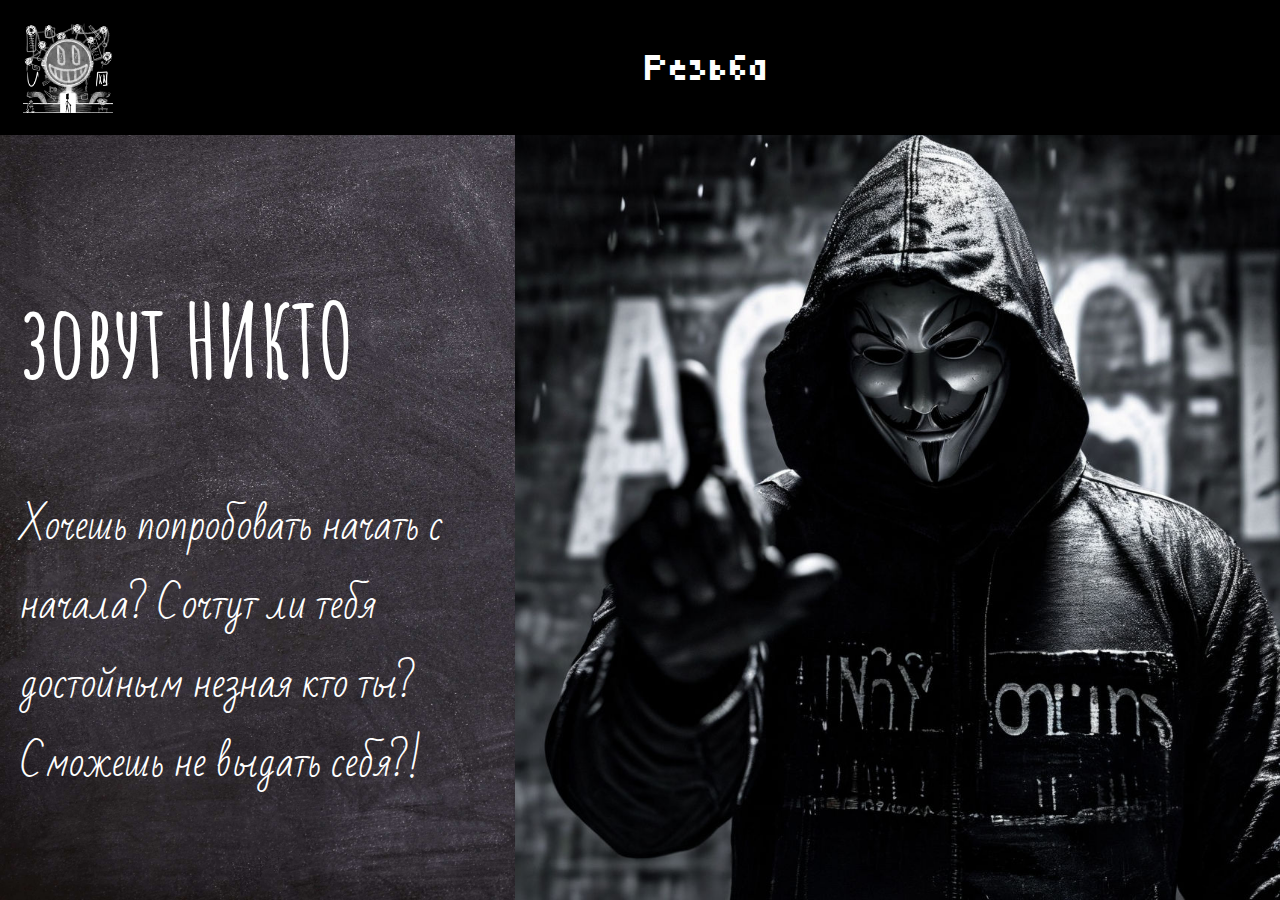
<file: cайт/index.html>
<!DOCTYPE html>
<html lang="ru">
<head>
    <meta charset="UTF-8">
    <meta name="viewport" content="width=device-width, initial-scale=1.0">
    <title>Сайт-визитка</title>
    <link href="https://fonts.googleapis.com/css2?family=Amatic+SC:wght@400;700&family=Bad+Script&family=Tiny5&display=swap" rel="stylesheet">
    <link rel="stylesheet" href="styles.css">
</head>
<body>
    <header class = "header">
        <img src="резьба.jpg" class="head_img">
        <h1 class="head_text">Резьба</h1>
        <h1 class="head_text" id="countdown"></h1>
    </header>
    <script>
        // Определение даты отсчета
        countdownDate = new Date("2024-08-14T12:00:00").getTime();
        
        // Запуск таймера
        x = setInterval(function() {
            // Вычисление оставшегося времени
            now = new Date().getTime();
            distance = countdownDate - now;
        
            // Расчет дней, часов, минут и секунд
            days = Math.floor(distance / (1000 * 60 * 60 * 24));
            hours = Math.floor((distance % (1000 * 60 * 60 * 24)) / (1000 * 60 * 60));
            minutes = Math.floor((distance % (1000 * 60 * 60)) / (1000 * 60));
            seconds = Math.floor((distance % (1000 * 60)) / 1000);
        
            // Проверка на окончание отсчета
            if (distance < 0) {
                clearInterval(x);
                document.getElementById("countdown").innerHTML = "Событие наступило!";
            } else {
                // Возврат оставшегося времени
                document.getElementById("countdown").innerHTML = 
                    days + "д " + hours + "ч " + minutes + "м " + seconds + "с ";
            }
        }, 1000);
    </script>
    
    <main>
        <script src="script.js"></script>
    </main>
</body>
</html>
</file>
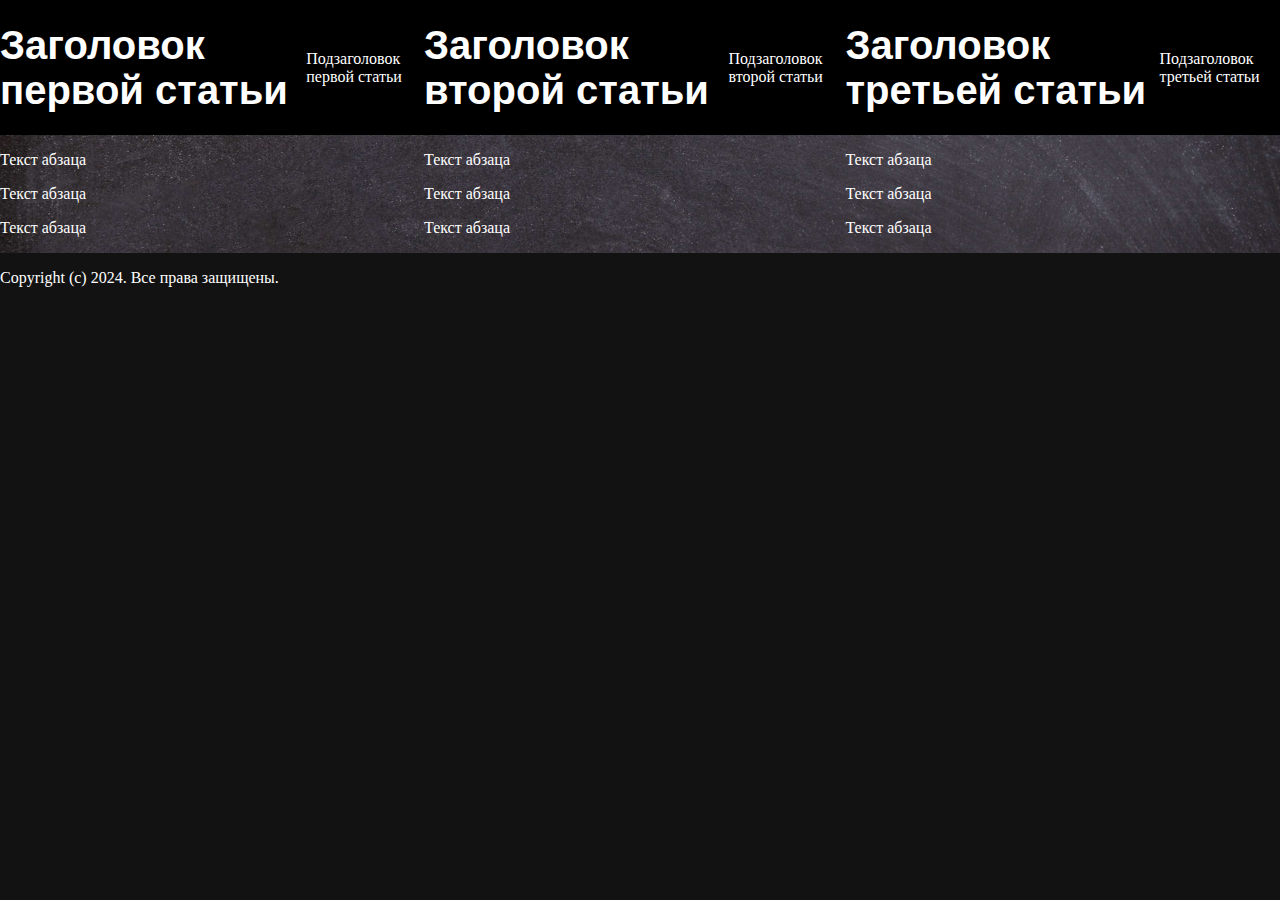
<file: cайт/index copy.html>
<!DOCTYPE html>
<html lang="en">
<head>
 <meta charset="UTF-8">
 <meta name="viewport" content="width=device-width, initial-scale=1.0">
 <link rel="stylesheet" href="styles.css">
 <title>Articles</title>
</head>
<body>
 <main>
   <article>
     <!-- Шапка первой статьи -->
     <header class="header-one"> <!-- Добавляем класс для первой шапки статьи -->
       <h2>Заголовок первой статьи</h2>
       <p>Подзаголовок первой статьи</p>
     </header>
     <p>Текст абзаца</p>
     <p>Текст абзаца</p>
     <p>Текст абзаца</p>
   </article>

   <article>
     <!-- Шапка второй статьи -->
     <header class="header-two"> <!-- Добавляем класс для второй шапки статьи -->
       <h2>Заголовок второй статьи</h2>
       <p>Подзаголовок второй статьи</p>
     </header>
     <p>Текст абзаца</p>
     <p>Текст абзаца</p>
     <p>Текст абзаца</p>
   </article>

   <article>
     <!-- Шапка третьей статьи -->
     <header class="header-three"> <!-- Добавляем класс для третьей шапки статьи -->
       <h2>Заголовок третьей статьи</h2>
       <p>Подзаголовок третьей статьи</p>
     </header>
     <p>Текст абзаца</p>
     <p>Текст абзаца</p>
     <p>Текст абзаца</p>
   </article>
 </main>
 <footer>
   <p>Copyright (c) 2024. Все права защищены.</p>
 </footer>
</body>
</html>
</file>
<file: cайт/styles.css>
body{
    background-color: #121212; /* Темный фон */
    color: #ffffff; /* Светлый текст */
    margin: 0; /* Убираем отступы по умолчанию */
    
}

main {
    font-family: 'Bad Script', cursive; /* Используем шрифт Bad Script */
    background-image: url('blackboard.jpg'); /* Укажите путь к вашему изображению */
    background-size: cover; /* Изображение будет масштабироваться, чтобы покрыть весь фон */
    background-position: center; /* Центрирование изображения */

    display: flex; /* Используем Flexbox для выравнивания элементов */
    justify-content: space-between; /* Распределяем пространство между элементами */
    align-items: center; /* Выравниваем элементы по центру по вертикали */
    margin: 0; /* Убираем отступы по умолчанию */

}    


main::before {
    position: absolute;
    background-color: rgba(0, 0, 0, 0.5); /* Черный цвет с прозрачностью */
    z-index: 1;
}

.text {
    flex: 1; /* Текст занимает 1 часть пространства */
    margin-right: 20px; /* Отступ справа от текста */
    margin-left: 20px; /* Отступ справа от текста */
    font-size: 2.5em;
    /* Устанавливаем размер шрифта в em (относительно родительского элемента) */
}

h1, h2, h3 {
    font-family: "Amatic SC", sans-serif;    
    font-size: 2.5em;
    font-style: normal;
}

.image {
    display: sticky;
    height: 85vh; /* Сохраняем пропорции изображения */
    width: auto;
    margin: 0; /* Убираем отступы по умолчанию */
}

header{
    display: flex;
    justify-content: space-between;
	height: 15vh;
    width: 100%;   
    background: #000000; 
    align-items: center;
    
}

.head_text{
    font-family: "Tiny5", sans-serif;
    font-weight: 400;
    font-style: normal;
}

.head_img{
    width: 10vh;
    height: 10vh;
    margin: 2.5vh;
}
</file>
